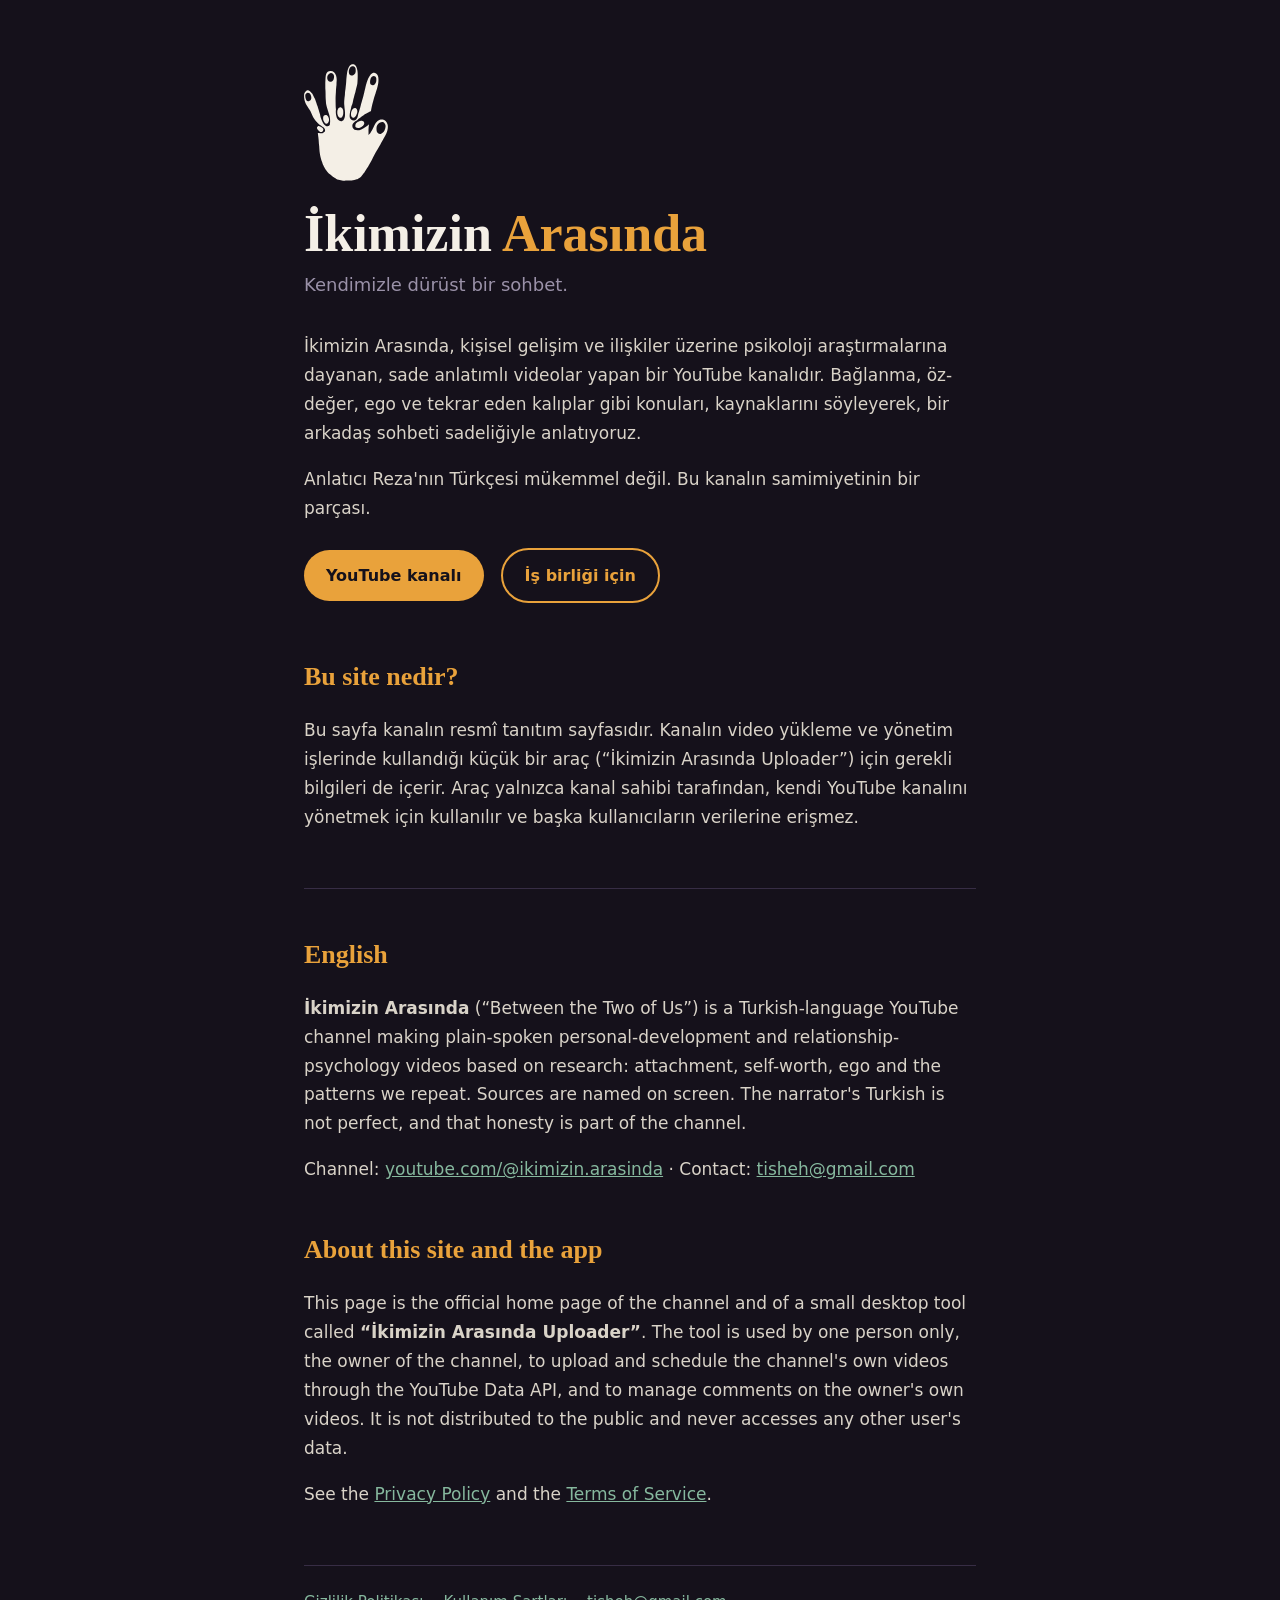
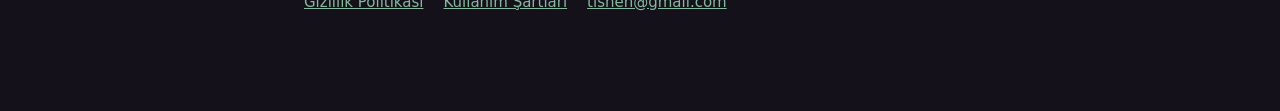
<file: index.html>
<!doctype html><html lang="tr"><head><meta charset="utf-8"><meta name="viewport" content="width=device-width,initial-scale=1">
<title>İkimizin Arasında</title>
<meta name="description" content="İkimizin Arasında: psikoloji araştırmalarına dayanan, sade anlatımlı kişisel gelişim ve ilişki videoları.">
<link rel="stylesheet" href="style.css"></head><body><div class="wrap">
<img class="logo" src="logo.svg" alt="İkimizin Arasında logosu">
<h1>İkimizin <em>Arasında</em></h1>
<p class="sub">Kendimizle dürüst bir sohbet.</p>
<p>İkimizin Arasında, kişisel gelişim ve ilişkiler üzerine psikoloji araştırmalarına dayanan, sade anlatımlı videolar yapan bir YouTube kanalıdır. Bağlanma, öz-değer, ego ve tekrar eden kalıplar gibi konuları, kaynaklarını söyleyerek, bir arkadaş sohbeti sadeliğiyle anlatıyoruz.</p>
<p>Anlatıcı Reza'nın Türkçesi mükemmel değil. Bu kanalın samimiyetinin bir parçası.</p>
<a class="btn" href="https://www.youtube.com/@ikimizin.arasinda">YouTube kanalı</a>
<a class="btn ghost" href="mailto:tisheh@gmail.com">İş birliği için</a>
<h2>Bu site nedir?</h2>
<p>Bu sayfa kanalın resmî tanıtım sayfasıdır. Kanalın video yükleme ve yönetim işlerinde kullandığı küçük bir araç (“İkimizin Arasında Uploader”) için gerekli bilgileri de içerir. Araç yalnızca kanal sahibi tarafından, kendi YouTube kanalını yönetmek için kullanılır ve başka kullanıcıların verilerine erişmez.</p>
<hr class="lang"><h2 lang="en">English</h2>
<p lang="en"><b>İkimizin Arasında</b> (“Between the Two of Us”) is a Turkish-language YouTube channel making plain-spoken personal-development and relationship-psychology videos based on research: attachment, self-worth, ego and the patterns we repeat. Sources are named on screen. The narrator's Turkish is not perfect, and that honesty is part of the channel.</p>
<p lang="en">Channel: <a href="https://www.youtube.com/@ikimizin.arasinda">youtube.com/@ikimizin.arasinda</a> · Contact: <a href="mailto:tisheh@gmail.com">tisheh@gmail.com</a></p>
<h2 lang="en">About this site and the app</h2>
<p lang="en">This page is the official home page of the channel and of a small desktop tool called <b>“İkimizin Arasında Uploader”</b>. The tool is used by one person only, the owner of the channel, to upload and schedule the channel's own videos through the YouTube Data API, and to manage comments on the owner's own videos. It is not distributed to the public and never accesses any other user's data.</p>
<p lang="en">See the <a href="privacy.html">Privacy Policy</a> and the <a href="terms.html">Terms of Service</a>.</p>
<nav><a href="privacy.html">Gizlilik Politikası</a><a href="terms.html">Kullanım Şartları</a><a href="mailto:tisheh@gmail.com">tisheh@gmail.com</a></nav>
</div></body></html>
</file>
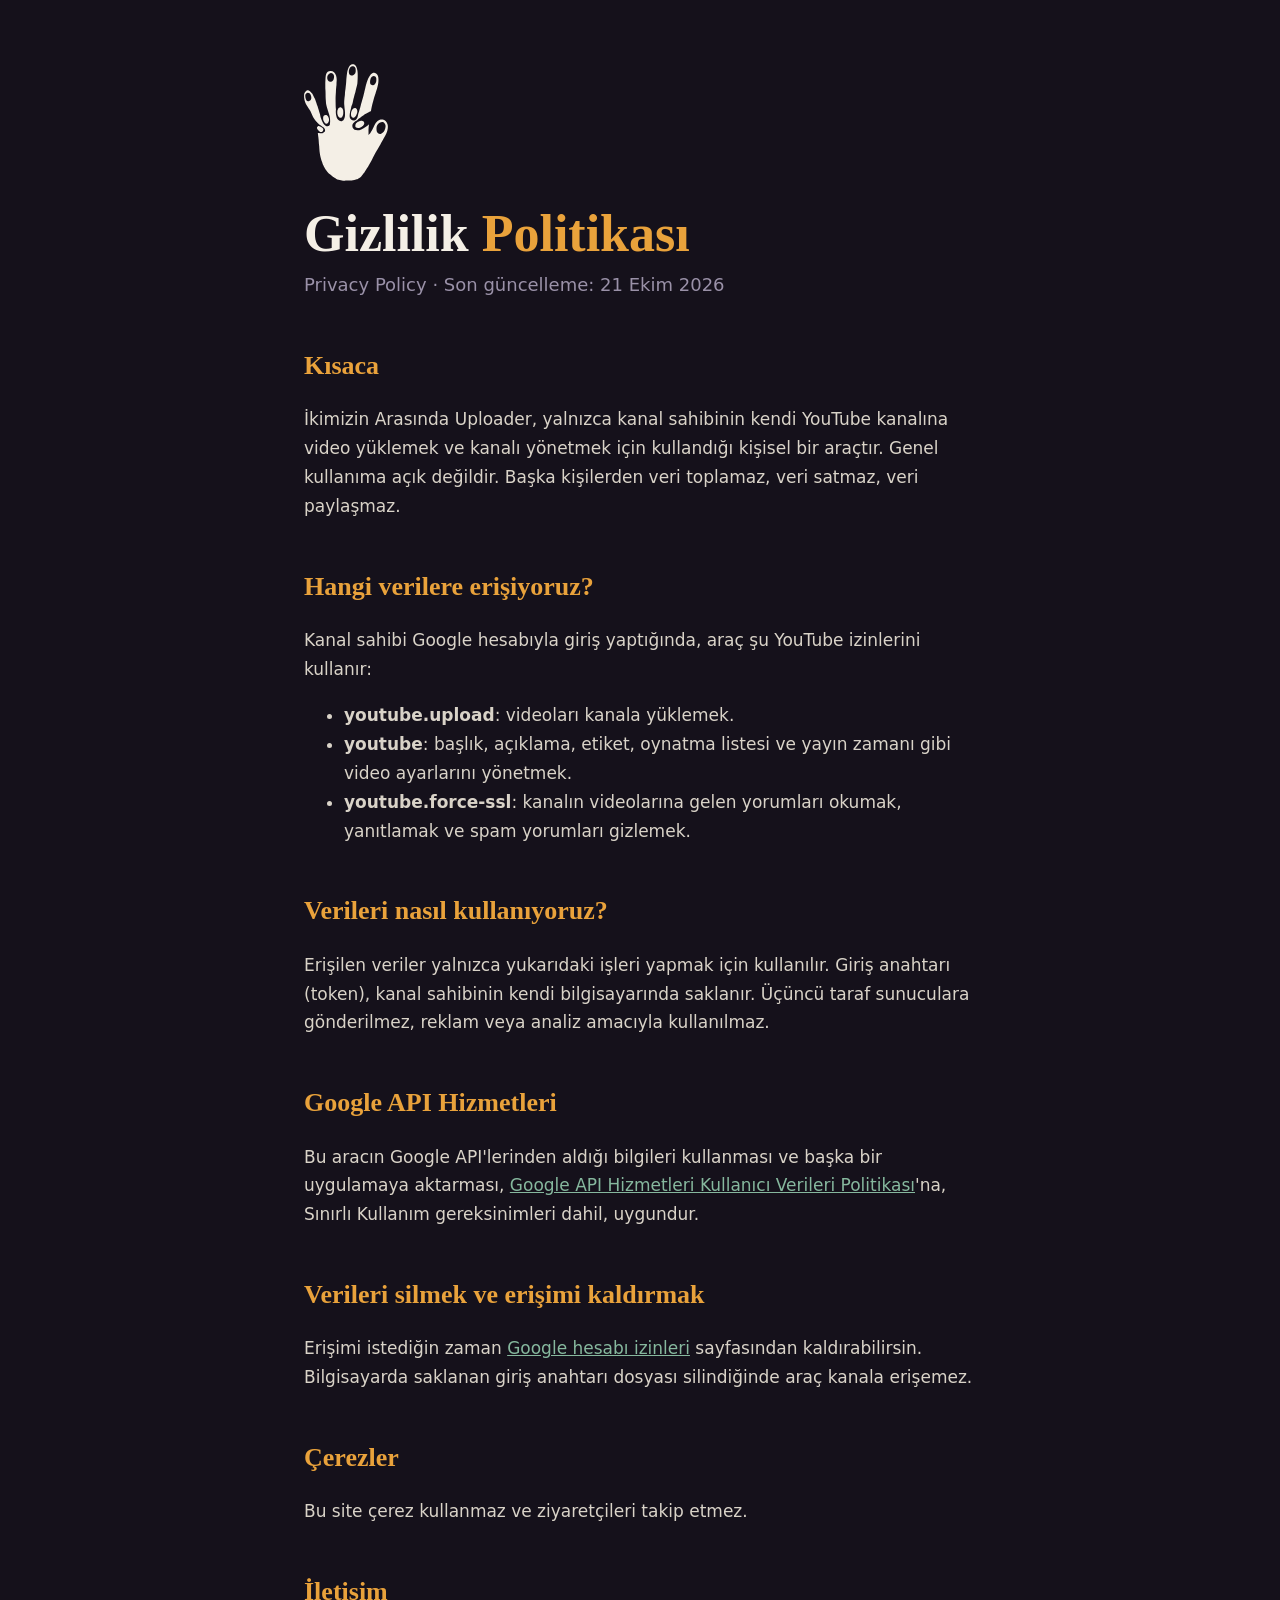
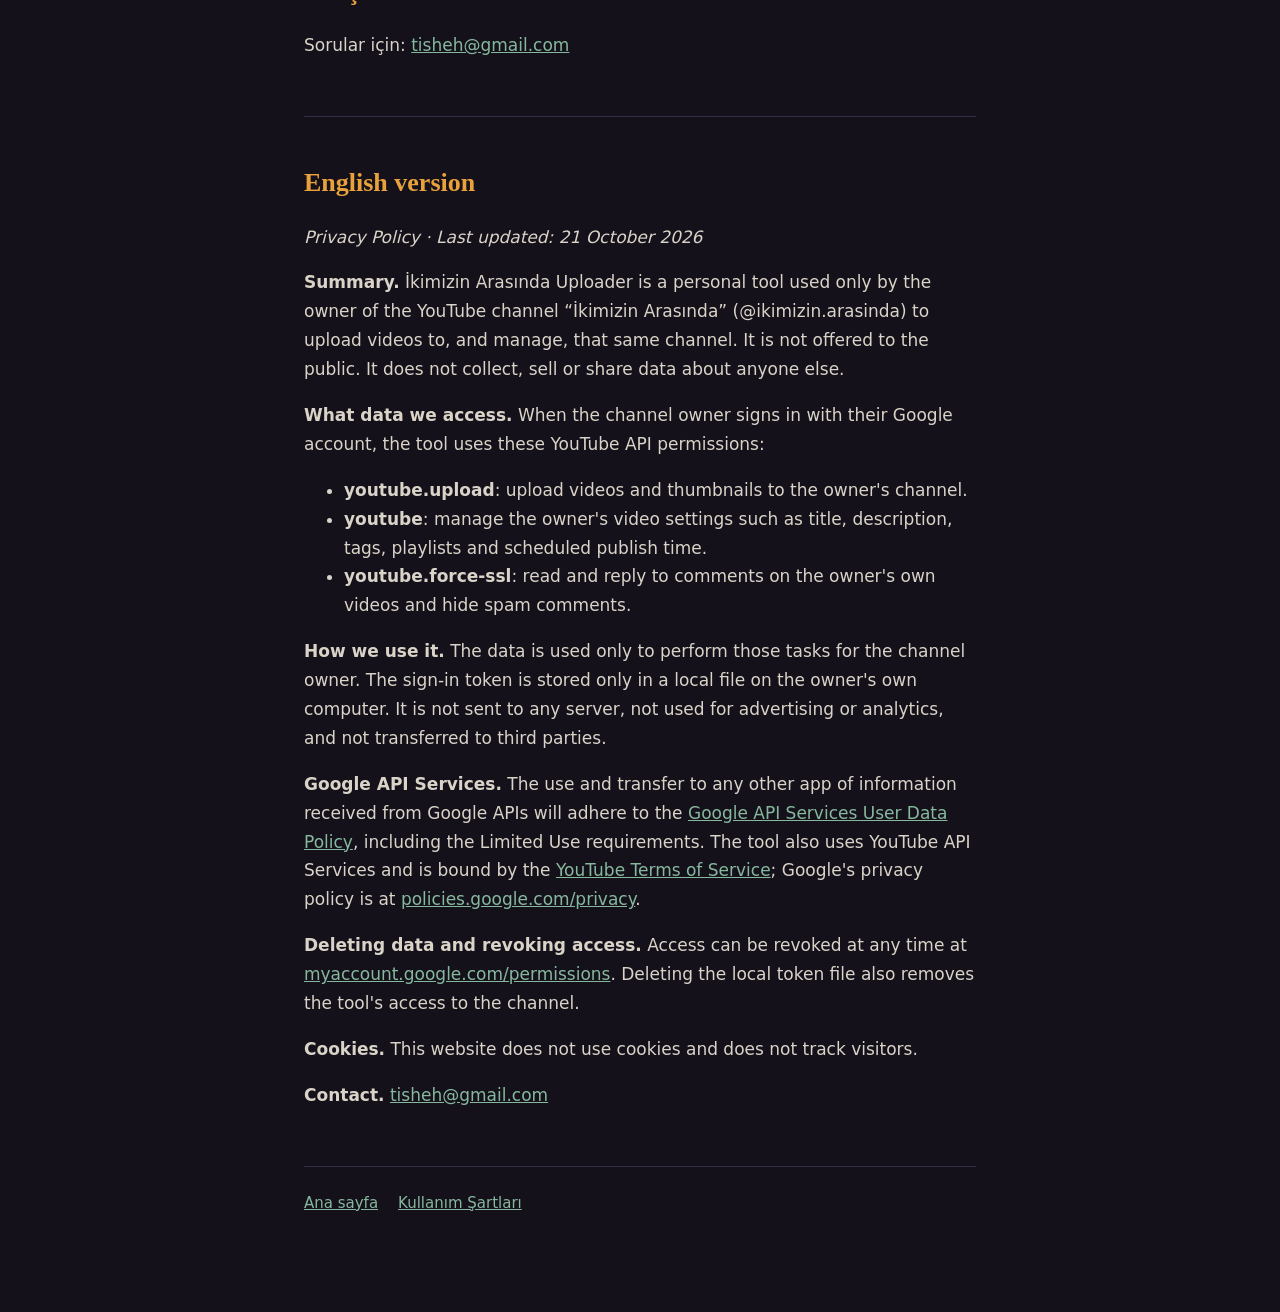
<file: privacy.html>
<!doctype html><html lang="tr"><head><meta charset="utf-8"><meta name="viewport" content="width=device-width,initial-scale=1">
<title>Gizlilik Politikası · İkimizin Arasında</title>
<link rel="stylesheet" href="style.css"></head><body><div class="wrap">
<a href="index.html"><img class="logo" src="logo.svg" alt="İkimizin Arasında"></a>
<h1>Gizlilik <em>Politikası</em></h1>
<p class="sub">Privacy Policy · Son güncelleme: 21 Ekim 2026</p>

<h2>Kısaca</h2>
<p>İkimizin Arasında Uploader, yalnızca kanal sahibinin kendi YouTube kanalına video yüklemek ve kanalı yönetmek için kullandığı kişisel bir araçtır. Genel kullanıma açık değildir. Başka kişilerden veri toplamaz, veri satmaz, veri paylaşmaz.</p>

<h2>Hangi verilere erişiyoruz?</h2>
<p>Kanal sahibi Google hesabıyla giriş yaptığında, araç şu YouTube izinlerini kullanır:</p>
<ul>
<li><b>youtube.upload</b>: videoları kanala yüklemek.</li>
<li><b>youtube</b>: başlık, açıklama, etiket, oynatma listesi ve yayın zamanı gibi video ayarlarını yönetmek.</li>
<li><b>youtube.force-ssl</b>: kanalın videolarına gelen yorumları okumak, yanıtlamak ve spam yorumları gizlemek.</li>
</ul>

<h2>Verileri nasıl kullanıyoruz?</h2>
<p>Erişilen veriler yalnızca yukarıdaki işleri yapmak için kullanılır. Giriş anahtarı (token), kanal sahibinin kendi bilgisayarında saklanır. Üçüncü taraf sunuculara gönderilmez, reklam veya analiz amacıyla kullanılmaz.</p>

<h2>Google API Hizmetleri</h2>
<p>Bu aracın Google API'lerinden aldığı bilgileri kullanması ve başka bir uygulamaya aktarması, <a href="https://developers.google.com/terms/api-services-user-data-policy">Google API Hizmetleri Kullanıcı Verileri Politikası</a>'na, Sınırlı Kullanım gereksinimleri dahil, uygundur.</p>

<h2>Verileri silmek ve erişimi kaldırmak</h2>
<p>Erişimi istediğin zaman <a href="https://myaccount.google.com/permissions">Google hesabı izinleri</a> sayfasından kaldırabilirsin. Bilgisayarda saklanan giriş anahtarı dosyası silindiğinde araç kanala erişemez.</p>

<h2>Çerezler</h2>
<p>Bu site çerez kullanmaz ve ziyaretçileri takip etmez.</p>

<h2>İletişim</h2>
<p>Sorular için: <a href="mailto:tisheh@gmail.com">tisheh@gmail.com</a></p>
<hr class="lang"><h2 lang="en">English version</h2>
<p lang="en"><i>Privacy Policy · Last updated: 21 October 2026</i></p>
<p lang="en"><b>Summary.</b> İkimizin Arasında Uploader is a personal tool used only by the owner of the YouTube channel “İkimizin Arasında” (@ikimizin.arasinda) to upload videos to, and manage, that same channel. It is not offered to the public. It does not collect, sell or share data about anyone else.</p>
<p lang="en"><b>What data we access.</b> When the channel owner signs in with their Google account, the tool uses these YouTube API permissions:</p>
<ul lang="en"><li><b>youtube.upload</b>: upload videos and thumbnails to the owner's channel.</li>
<li><b>youtube</b>: manage the owner's video settings such as title, description, tags, playlists and scheduled publish time.</li>
<li><b>youtube.force-ssl</b>: read and reply to comments on the owner's own videos and hide spam comments.</li></ul>
<p lang="en"><b>How we use it.</b> The data is used only to perform those tasks for the channel owner. The sign-in token is stored only in a local file on the owner's own computer. It is not sent to any server, not used for advertising or analytics, and not transferred to third parties.</p>
<p lang="en"><b>Google API Services.</b> The use and transfer to any other app of information received from Google APIs will adhere to the <a href="https://developers.google.com/terms/api-services-user-data-policy">Google API Services User Data Policy</a>, including the Limited Use requirements. The tool also uses YouTube API Services and is bound by the <a href="https://www.youtube.com/t/terms">YouTube Terms of Service</a>; Google's privacy policy is at <a href="https://policies.google.com/privacy">policies.google.com/privacy</a>.</p>
<p lang="en"><b>Deleting data and revoking access.</b> Access can be revoked at any time at <a href="https://myaccount.google.com/permissions">myaccount.google.com/permissions</a>. Deleting the local token file also removes the tool's access to the channel.</p>
<p lang="en"><b>Cookies.</b> This website does not use cookies and does not track visitors.</p>
<p lang="en"><b>Contact.</b> <a href="mailto:tisheh@gmail.com">tisheh@gmail.com</a></p>
<nav><a href="index.html">Ana sayfa</a><a href="terms.html">Kullanım Şartları</a></nav>
</div></body></html>
</file>
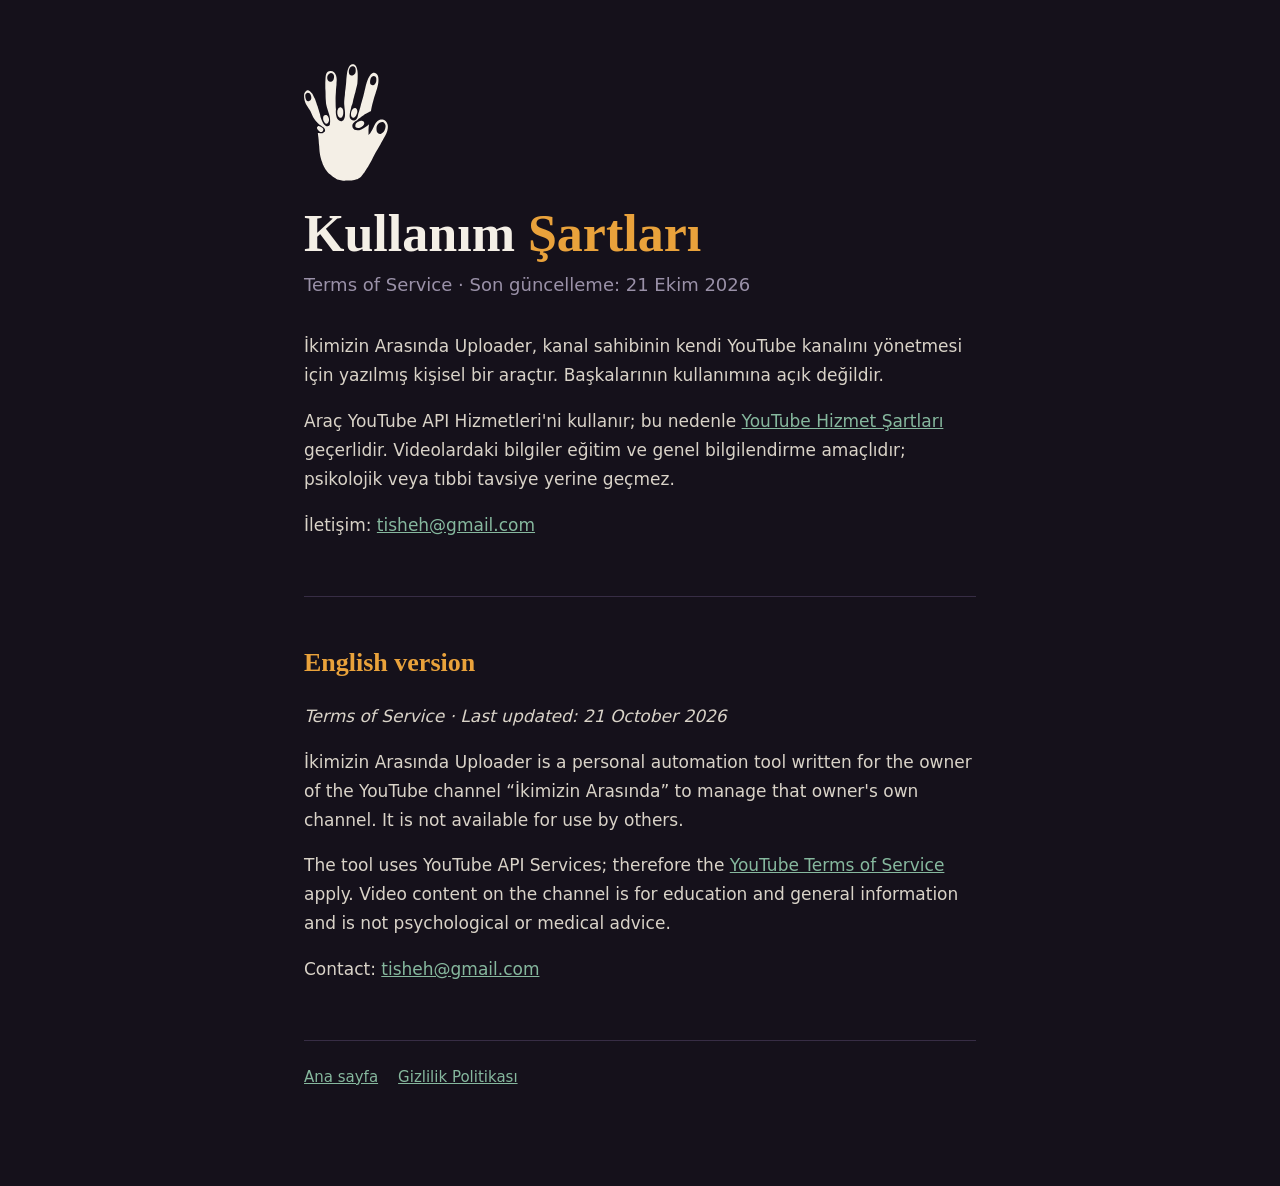
<file: terms.html>
<!doctype html><html lang="tr"><head><meta charset="utf-8"><meta name="viewport" content="width=device-width,initial-scale=1">
<title>Kullanım Şartları · İkimizin Arasında</title>
<link rel="stylesheet" href="style.css"></head><body><div class="wrap">
<a href="index.html"><img class="logo" src="logo.svg" alt="İkimizin Arasında"></a>
<h1>Kullanım <em>Şartları</em></h1>
<p class="sub">Terms of Service · Son güncelleme: 21 Ekim 2026</p>
<p>İkimizin Arasında Uploader, kanal sahibinin kendi YouTube kanalını yönetmesi için yazılmış kişisel bir araçtır. Başkalarının kullanımına açık değildir.</p>
<p>Araç YouTube API Hizmetleri'ni kullanır; bu nedenle <a href="https://www.youtube.com/t/terms">YouTube Hizmet Şartları</a> geçerlidir. Videolardaki bilgiler eğitim ve genel bilgilendirme amaçlıdır; psikolojik veya tıbbi tavsiye yerine geçmez.</p>
<p>İletişim: <a href="mailto:tisheh@gmail.com">tisheh@gmail.com</a></p>
<hr class="lang"><h2 lang="en">English version</h2>
<p lang="en"><i>Terms of Service · Last updated: 21 October 2026</i></p>
<p lang="en">İkimizin Arasında Uploader is a personal automation tool written for the owner of the YouTube channel “İkimizin Arasında” to manage that owner's own channel. It is not available for use by others.</p>
<p lang="en">The tool uses YouTube API Services; therefore the <a href="https://www.youtube.com/t/terms">YouTube Terms of Service</a> apply. Video content on the channel is for education and general information and is not psychological or medical advice.</p>
<p lang="en">Contact: <a href="mailto:tisheh@gmail.com">tisheh@gmail.com</a></p>
<nav><a href="index.html">Ana sayfa</a><a href="privacy.html">Gizlilik Politikası</a></nav>
</div></body></html>
</file>
<file: style.css>
@font-face{font-family:'Fraunces';font-weight:700;src:local('Fraunces')}
:root{--ink:#15111B;--paper:#F4EFE6;--amber:#E9A23B;--mist:#9A91A8;--sage:#86B89E}
*{box-sizing:border-box}
body{margin:0;background:var(--ink);color:var(--paper);font-family:'Manrope','Segoe UI',system-ui,sans-serif;line-height:1.7}
.wrap{max-width:720px;margin:0 auto;padding:64px 24px 96px}
h1{font-family:'Fraunces',Georgia,serif;font-weight:700;font-size:clamp(34px,6vw,52px);line-height:1.1;margin:24px 0 8px}
h1 em{font-style:normal;color:var(--amber)}
h2{font-family:'Fraunces',Georgia,serif;font-size:26px;margin:44px 0 8px;color:var(--amber)}
p,li{color:#d9d3c8;font-size:17px}
a{color:var(--sage)}
.logo{width:84px;display:block}
.sub{color:var(--mist);font-size:18px;margin:0 0 32px}
nav{margin-top:56px;padding-top:24px;border-top:1px solid #372D45;font-size:15px;color:var(--mist)}
nav a{margin-right:20px}
.btn{display:inline-block;background:var(--amber);color:var(--ink);text-decoration:none;font-weight:800;padding:12px 22px;border-radius:999px;margin:8px 12px 8px 0}
.btn.ghost{background:none;border:2px solid var(--amber);color:var(--amber)}

hr.lang{border:0;border-top:1px solid #372D45;margin:56px 0 0}
</file>
